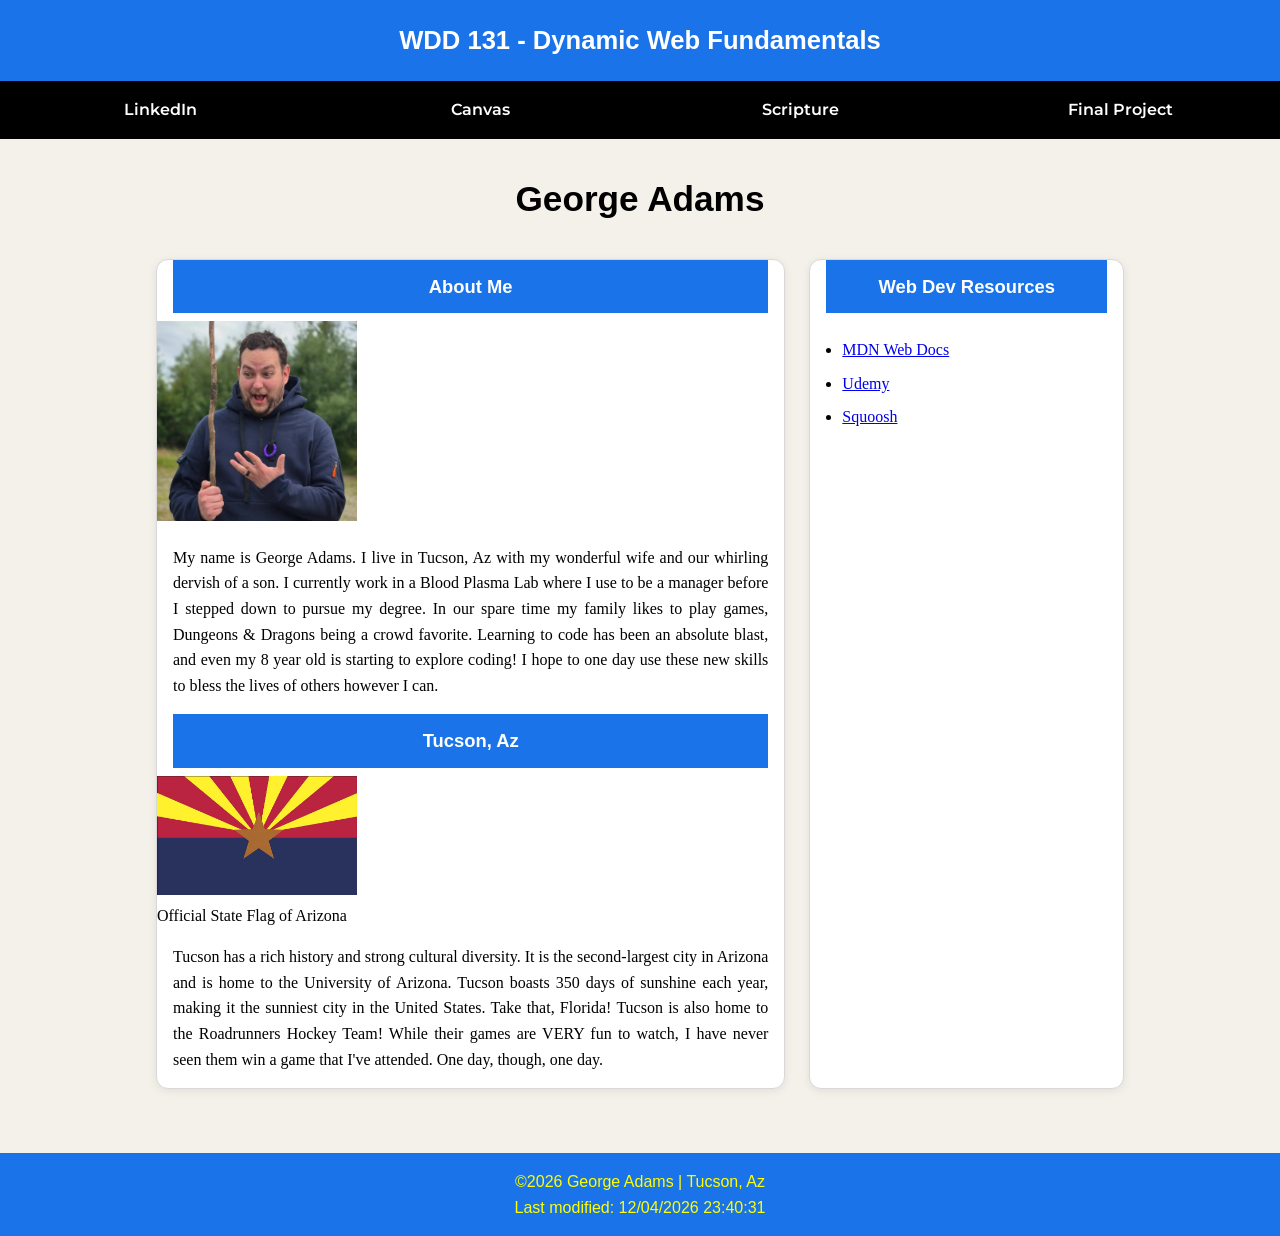
<file: index.html>
<!DOCTYPE html>
<html lang="en">

<head>
    <meta charset="UTF-8">
    <meta name="viewport" content="width=device-width, initial-scale=1.0">
    <meta name="author" content="George Adams">
    <meta name="description"
      content="This is the index page for work within the WDD 131 - Dynamic Web Fundamentals class through BYU. My name is George Adams.">
    <title>WDD 131 | Dynamic Web Fundamentals | George Adams</title>
    <link href="styles/base.css" rel="stylesheet">
    <script src="scripts/getdates.js" defer></script>
    <link rel="preconnect" href="https://fonts.googleapis.com">
    <link rel="preconnect" href="https://fonts.gstatic.com" crossorigin>
    <link
      href="https://fonts.googleapis.com/css2?family=Montserrat:wght@400;600;700&family=Lora:wght@400;700&display=swap"
      rel="stylesheet">
</head>

<body>
    <header>
        <span id="course-title">
            WDD 131 - Dynamic Web Fundamentals
        </span>
        <nav>
            <ul>
                <li><a href="https://www.linkedin.com">LinkedIn</a></li>
                <li><a href="https://byupw.instructure.com">Canvas</a></li>
                <li><a
                      href="https://www.churchofjesuschrist.org/study/scriptures/bofm/mosiah/3?lang=eng&id=p19#p19">Scripture</a>
                </li>
                <li><a href="#">Final Project</a></li>
            </ul>
        </nav>
    </header>
    <main>
        <h1>George Adams</h1>
        <section class="card">
            <h2>About Me</h2>
            <img src="images/profile-pic.jpg" alt="George Adams profile picture" width="200"
              loading="lazy">
            <p>My name is George Adams. I live in Tucson, Az with my wonderful wife and our whirling
                dervish of a son. I currently work in a Blood Plasma Lab where I use to be a manager
                before I stepped down to pursue my degree. In our spare time my family likes to play
                games, Dungeons & Dragons being a crowd favorite. Learning to code has been an
                absolute blast, and even my 8 year old is starting to explore coding! I hope to one
                day use these new skills to bless the lives of others however I can.</p>
            <h3>Tucson, Az</h3>
            <figure>
                <img src="images/arizona-state-flag.jpg" alt="Official State Flag of Arizona"
                  width="200" class="flag" loading="lazy">
                <figcaption>Official State Flag of Arizona</figcaption>

            </figure>
            <p>Tucson has a rich history and strong cultural diversity. It is the second-largest
                city in Arizona and is home to the University of Arizona. Tucson boasts 350 days
                of sunshine each year, making it the sunniest city in the United States. Take
                that, Florida! Tucson is also home to the Roadrunners Hockey Team! While their
                games are VERY fun to watch, I have never seen them win a game that I've
                attended. One day, though, one day. </p>
        </section>
        <section class="aside card">
            <h2>Web Dev Resources</h2>
            <ul>
                <li><a href="https://developer.mozilla.org/en-US/">MDN Web Docs</a></li>
                <li><a href="https://www.udemy.com/">Udemy</a></li>
                <li><a href="https://squoosh.app/">Squoosh</a></li>
            </ul>
        </section>
    </main>
    <footer>
        <p>
            &copy;<span id="currentyear"></span>
            George Adams | Tucson, Az
        </p>
        <p id="lastModified"></p>
    </footer>
</body>

</html>
</file>
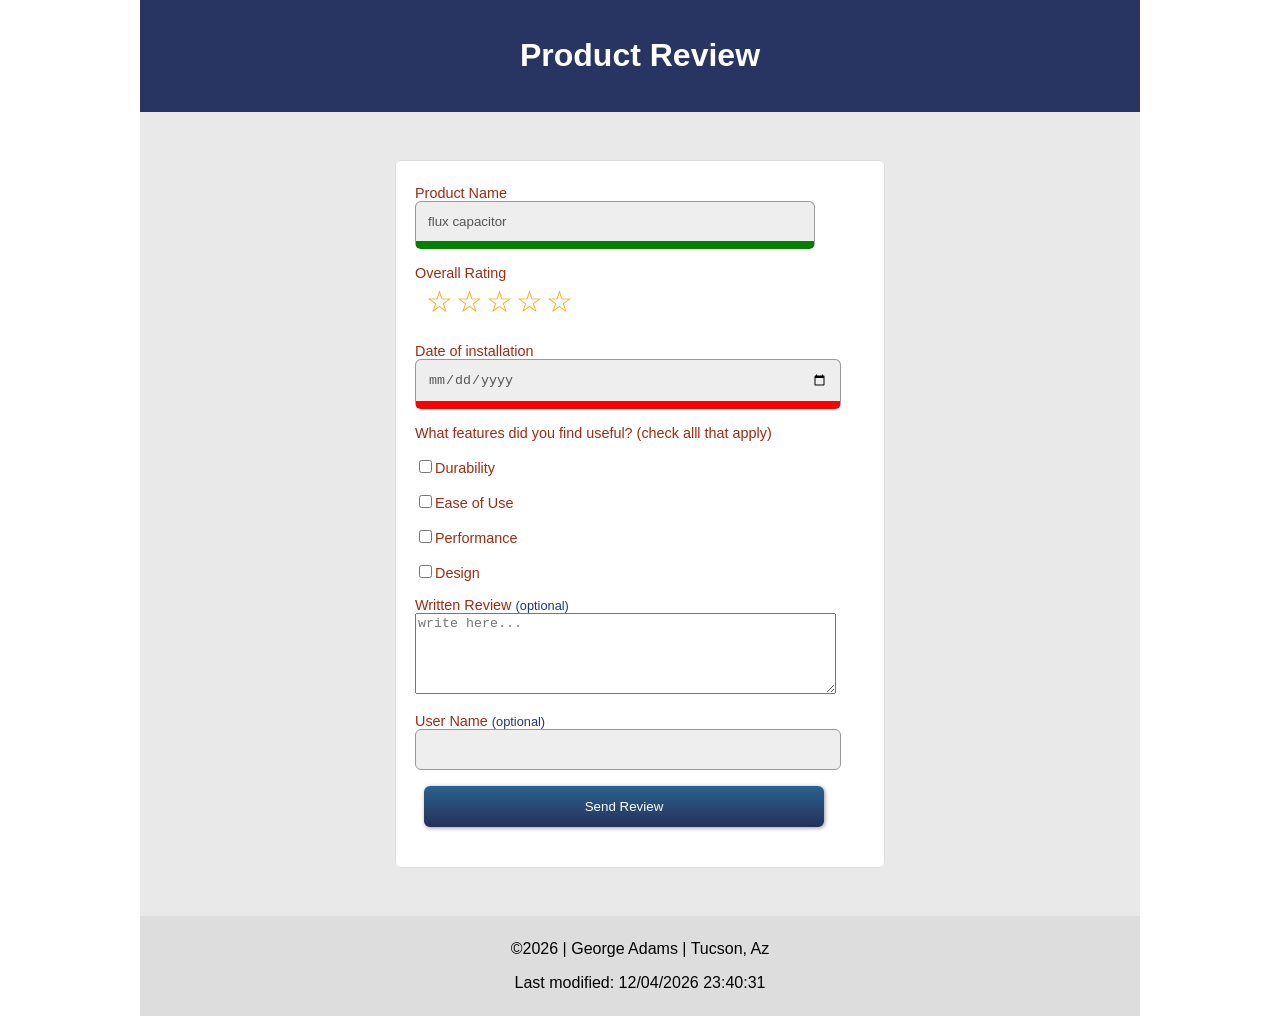
<file: form.html>
<!DOCTYPE html>
<html lang="en">

<head>
    <meta charset="UTF-8">
    <meta name="viewport" content="width=device-width, initial-scale=1.0">
    <title>Product Review</title>
    <meta name="description"
      content="A product review form page. Disabled Dropdown to choose a product, 1-5 Star Review options, Checkboxes to choose features, and a place to write a text entry.">
    <meta name="author" content="George Adams">
    <link rel="stylesheet" href="styles/form.css">
    <link rel="preconnect" href="https://fonts.googleapis.com">
    <link rel="preconnect" href="https://fonts.gstatic.com" crossorigin>
    <link
      href="https://fonts.googleapis.com/css2?family=Roboto:ital,wght@0,100;0,300;0,400;1,100;1,300;1,400&display=swap"
      rel="stylesheet">
    <script src="scripts/getdates.js" defer></script>
    <script src="scripts/form.js" defer></script>
</head>

<body>
    <header>
        <h1>Product Review</h1>
    </header>
    <main>
        <form action="review.html" method="get" class="wf">
            <fieldset>
                <label>Product Name
                    <select name="product" id="product" required>
                        <option value="" disabled>Select a product... </option>
                    </select>
                </label>
                <label>Overall Rating</label>
                <div class="star-rating">
                    <input type="radio" name="stars" id="star-a" value="5" required />
                    <label for="star-a"></label>
                    <input type="radio" name="stars" id="star-b" value="4" required />
                    <label for="star-b"></label>
                    <input type="radio" name="stars" id="star-c" value="3" required />
                    <label for="star-c"></label>
                    <input type="radio" name="stars" id="star-d" value="2" required />
                    <label for="star-d"></label>
                    <input type="radio" name="stars" id="star-e" value="1" required />
                    <label for="star-e"></label>
                </div>
                <label>Date of installation<input type="date" name="installation" id="installation"
                      required></label>
                <label>What features did you find useful? (check alll that apply)</label>
                <label><input type="checkbox" name="option1" id="option1"
                      value="durability">Durability</label>
                <label><input type="checkbox" name="option2" id="option2" value="easeofuse">Ease of
                    Use</label>
                <label><input type="checkbox" name="option3" id="option3"
                      value="performance">Performance</label>
                <label><input type="checkbox" name="option4" id="option4"
                      value="design">Design</label>
                <label>Written Review <span class="optional">(optional)</span><textarea
                      name="comment" id="comment" cols="50" rows="5"
                      placeholder="write here..."></textarea></label>
                <label>User Name <span class="optional">(optional)</span><input type="text"
                      name="name" id="name"></label>
                <input type="submit" value="Send Review">
            </fieldset>
        </form>
    </main>
    <footer>
        <p>&copy;<span id="currentyear"></span> | George Adams | Tucson, Az</p>
        <p id="lastModified"></p>
    </footer>
</body>

</html>
</file>
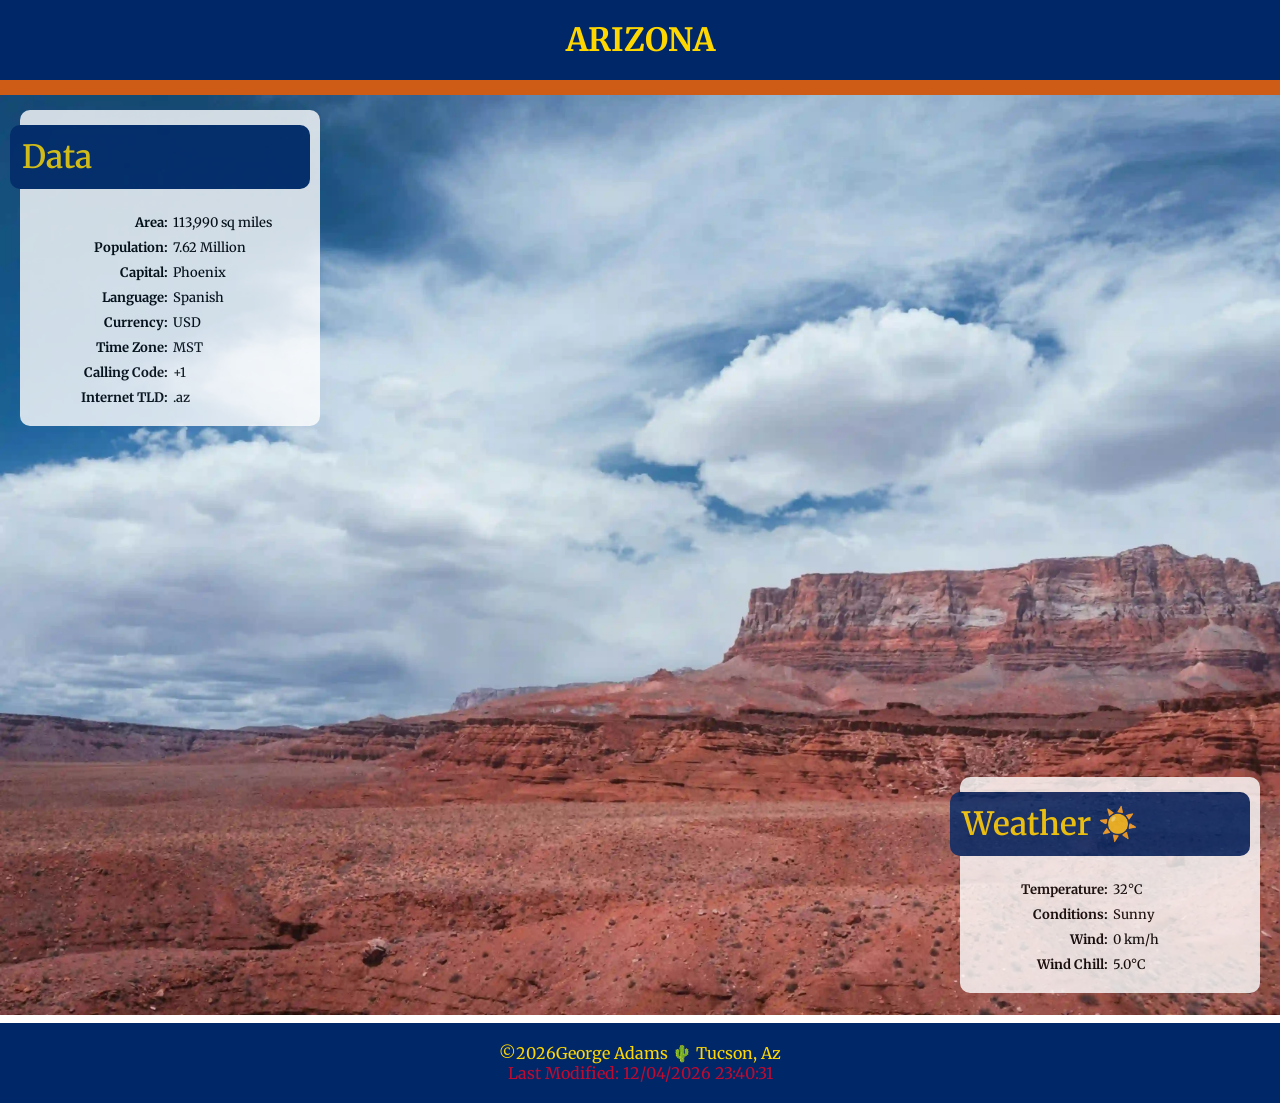
<file: place.html>
<!DOCTYPE html>
<html lang="en">

<head>
    <meta charset="UTF-8">
    <meta name="viewport" content="width=device-width, initial-scale=1.0">
    <title>ARIZONA</title>
    <meta name="author" content="George Adams">
    <meta name="description"
      content="Arizona - A responsive page showcasing Arizona's geography and weather.">
    <link rel="stylesheet" href="styles/place.css">
    <link rel="stylesheet" href="styles/place-large.css">
    <script src="scripts/place.js" defer></script>
    <link rel="preconnect" href="https://fonts.googleapis.com">
    <link rel="preconnect" href="https://fonts.gstatic.com" crossorigin>
    <link
      href="https://fonts.googleapis.com/css2?family=Merriweather:ital,opsz,wght@0,18..144,300..900;1,18..144,300..900&family=Tangerine:wght@400;700&display=swap"
      rel="stylesheet">
</head>

<body>
    <header>
        <h1>ARIZONA</h1>
    </header>
    <main>
        <div class="main-content">

            <div class="image">
                <picture>
                    <source srcset="images/hero-large.webp" media="(min-width: 1000px)">
                    <source srcset="images/hero-medium.webp" media="(min-width: 600px)">
                    <img src="images/hero-small.webp" alt="UTAH|Salt LAke City" width="600"
                      height="300">
                </picture>
            </div>
            <section class="data">
                <h2>Data</h2>
                <p><strong>Area:</strong> <span>113,990 sq miles</span></p>
                <p><strong>Population:</strong> <span>7.62 Million</span></p>
                <p><strong>Capital:</strong> <span>Phoenix</span></p>
                <p><strong>Language:</strong> <span>Spanish</span></p>
                <p><strong>Currency:</strong> <span>USD</span></p>
                <p><strong>Time Zone:</strong> <span>MST</span></p>
                <p><strong>Calling Code:</strong><span>+1</span></p>
                <p><strong>Internet TLD:</strong><span>.az</span></p>
            </section>

            <section class="weather">
                <h2>Weather</h2>
                <img id="weather" src="images/weather-icon.svg" alt="Weather image">
                <p><strong>Temperature: </strong><span>32°C </span></p>
                <p><strong>Conditions:</strong><span>Sunny</span> </p>
                <p><strong>Wind:</strong><span> 0 km/h</span></p>
                <p><strong>Wind Chill:</strong><span id="wind-chill"></span></p>
            </section>
        </div>
    </main>
    <footer>
        <p id="copyright">©️<span id="currentyear"></span>George Adams 🌵 Tucson, Az</p>
        <p id="lastmodified"></p>

    </footer>
</body>

</html>
</file>
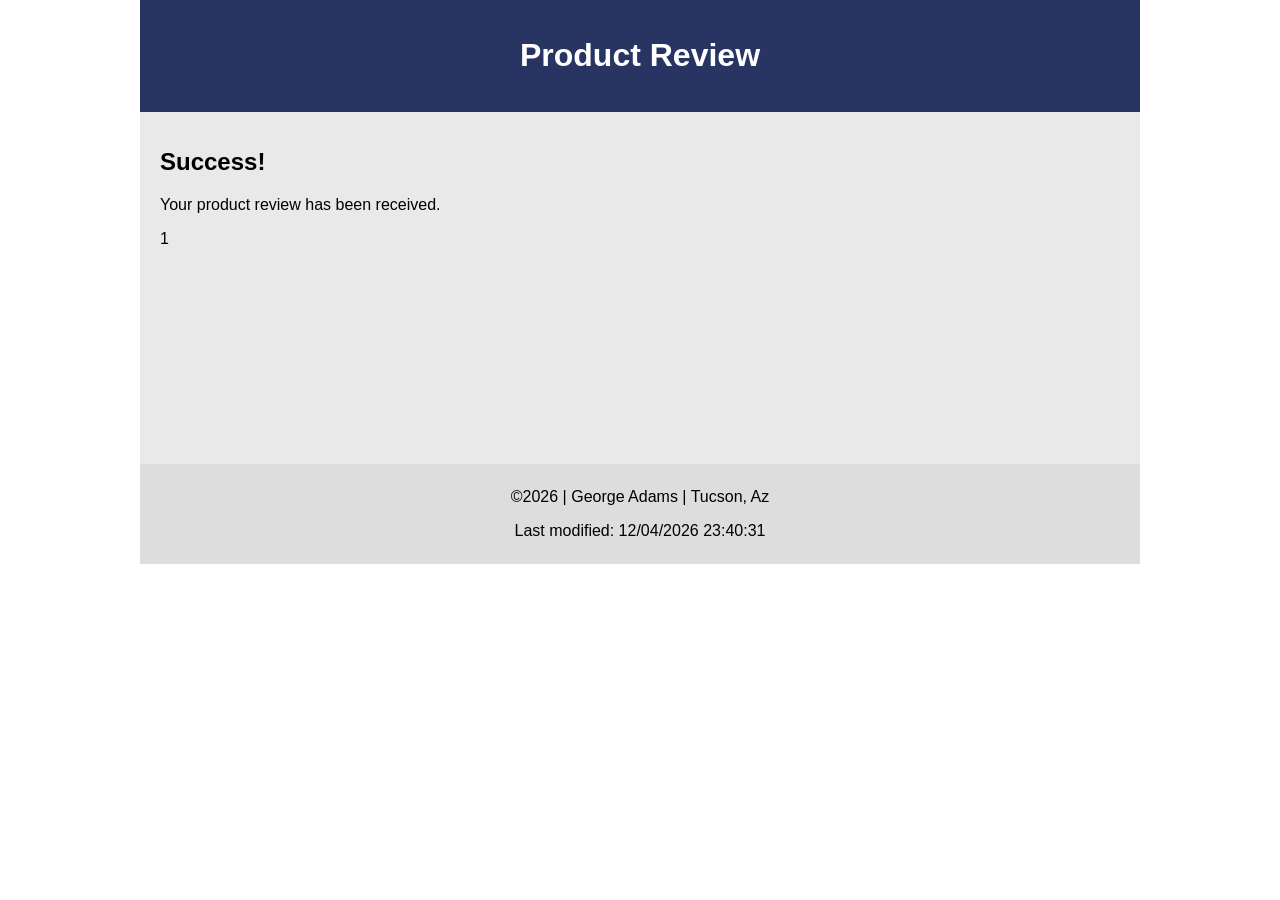
<file: review.html>
<!DOCTYPE html>
<html lang="en">

<head>
    <meta charset="UTF-8">
    <meta name="viewport" content="width=device-width, initial-scale=1.0">
    <title>Document</title>
    <meta name="description" content="A product review form page.">
    <meta name="author" content="George Adams">
    <link rel="stylesheet" href="styles/form.css">
    <link rel="preconnect" href="https://fonts.googleapis.com">
    <link rel="preconnect" href="https://fonts.gstatic.com" crossorigin>
    <link
      href="https://fonts.googleapis.com/css2?family=Roboto:ital,wght@0,100;0,300;0,400;1,100;1,300;1,400&display=swap"
      rel="stylesheet">
    <script src="scripts/getdates.js" defer></script>
    <script src="scripts/form.js" defer></script>
</head>

<body onload="tallyReviews()">
    <header>
        <h1>Product Review</h1>
    </header>
    <main>
        <section class="card">
            <h2>Success!</h2>
            <p>Your product review has been received.</p>
        </section>
        <p id="reviews"></p>
    </main>
    <footer>
        <p>&copy;<span id="currentyear"></span> | George Adams | Tucson, Az</p>
        <p id="lastModified"></p>
    </footer>
</body>

</html>
</file>
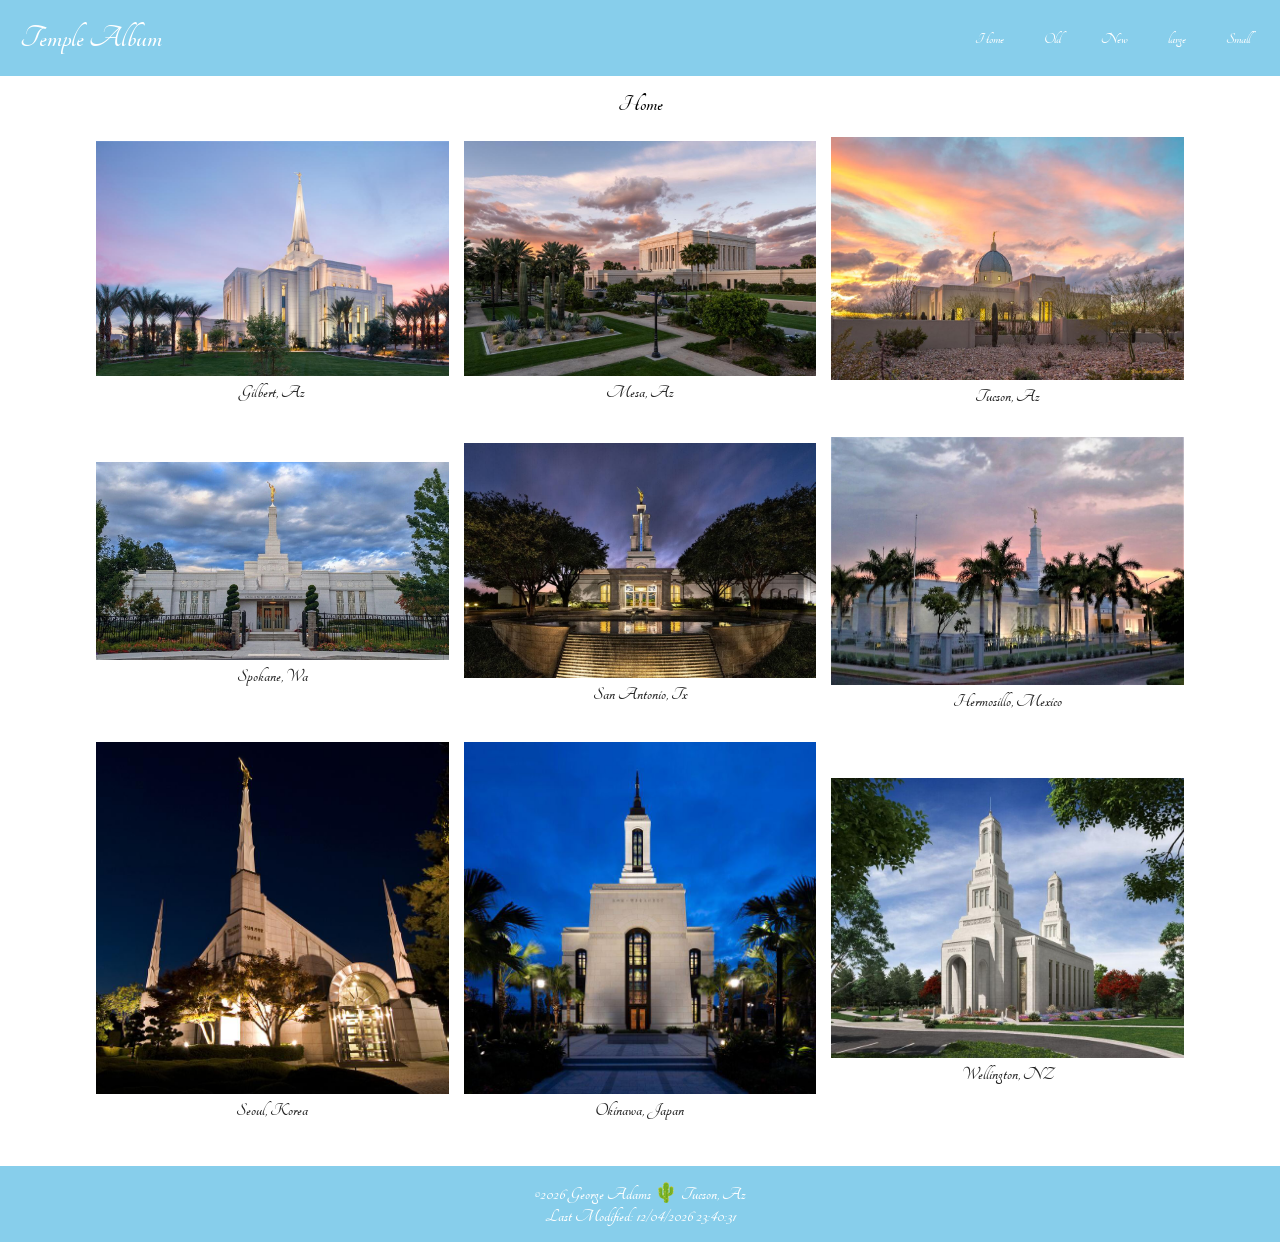
<file: temples.html>
<!DOCTYPE html>
<html lang="en">

<head>
    <meta charset="UTF-8">
    <meta name="viewport" content="width=device-width, initial-scale=1.0">
    <title>Temple Album</title>
    <meta name="author" content="George Adams">
    <meta name="description"
      content="A picture album page that is responsive in both small and larger views. ">
    <link rel="stylesheet" href="styles/temples.css">
    <link rel="stylesheet" href="styles/temples-large.css">
    <link rel="preconnect" href="https://fonts.googleapis.com">
    <link rel="preconnect" href="https://fonts.gstatic.com" crossorigin>
    <link href="https://fonts.googleapis.com/css2?family=Tangerine:wght@400;700&display=swap"
      rel="stylesheet">
    <script src="scripts/temples.js" defer></script>
</head>

<body>
    <header>

        <div class="nav-mobile">
            <span class="temple">Temple Album</span>
            <div class="hamburger">
                <div class="bars"></div>
            </div>
        </div>
        <nav class="nav-desktop">
            <span class="temple">Temple Album</span>
            <ul>
                <li><a href="#" class="active">Home</a></li>
                <li><a href="#">Old</a></li>
                <li><a href="#">New</a></li>
                <li><a href="#">large</a></li>
                <li><a href="#">Small</a></li>
            </ul>
        </nav>

        <ul class="nav-mobile-link">
            <li><a href="#" class="active">Home</a></li>
            <li><a href="#">Old</a></li>
            <li><a href="#">New</a></li>
            <li><a href="#">large</a></li>
            <li><a href="#">Small</a></li>
        </ul>

    </header>
    <main>
        <section>
            <h1>Home</h1>
            <div class="figure-content">

                <figure>
                    <img src="images/gilbert-arizona-temple.jpg" alt="Gilbert Arizona Temple">
                    <figcaption>Gilbert, Az</figcaption>
                </figure>

                <figure>
                    <img src="images/mesa-arizona-temple.jpg" alt="Mesa Arizona Temple">
                    <figcaption>Mesa, Az</figcaption>
                </figure>

                <figure>
                    <img src="images/tucson-arizona-temple.jpg" alt="Tucson Arizona Temple">
                    <figcaption>Tucson, Az</figcaption>
                </figure>

                <figure>
                    <img src="images/spokane-washington-temple.jpg" alt="Spokane Washington Temple">
                    <figcaption>Spokane, Wa</figcaption>
                </figure>

                <figure>
                    <img src="images/san-antonio-texas-temple.jpg" alt="San Antonio Texas Temple">
                    <figcaption>San Antonio, Tx</figcaption>
                </figure>

                <figure>
                    <img src="images/hermosillo-mexico-temple.jpg" alt="Hermosillo Sonora Temple">
                    <figcaption>Hermosillo, Mexico</figcaption>
                </figure>

                <figure>
                    <img src="images/seoul-korea-temple.jpg" alt="Seoul Korea Temple">
                    <figcaption>Seoul, Korea</figcaption>
                </figure>

                <figure>
                    <img src="images/okinawa-japan-temple.jpg" alt="Okinawa Japan Temple">
                    <figcaption>Okinawa, Japan</figcaption>
                </figure>

                <figure>
                    <img src="images/wellington-temple.jpg" alt="Wellington, New Zealand Temple">
                    <figcaption>Wellington, NZ</figcaption>
                </figure>
            </div>
        </section>

    </main>
    <footer>
        <p id="copyright">©️<span id="currentyear"></span> George Adams 🌵 Tucson, Az</p>
        <p id="lastmodified"></p>

    </footer>

</body>

</html>
</file>
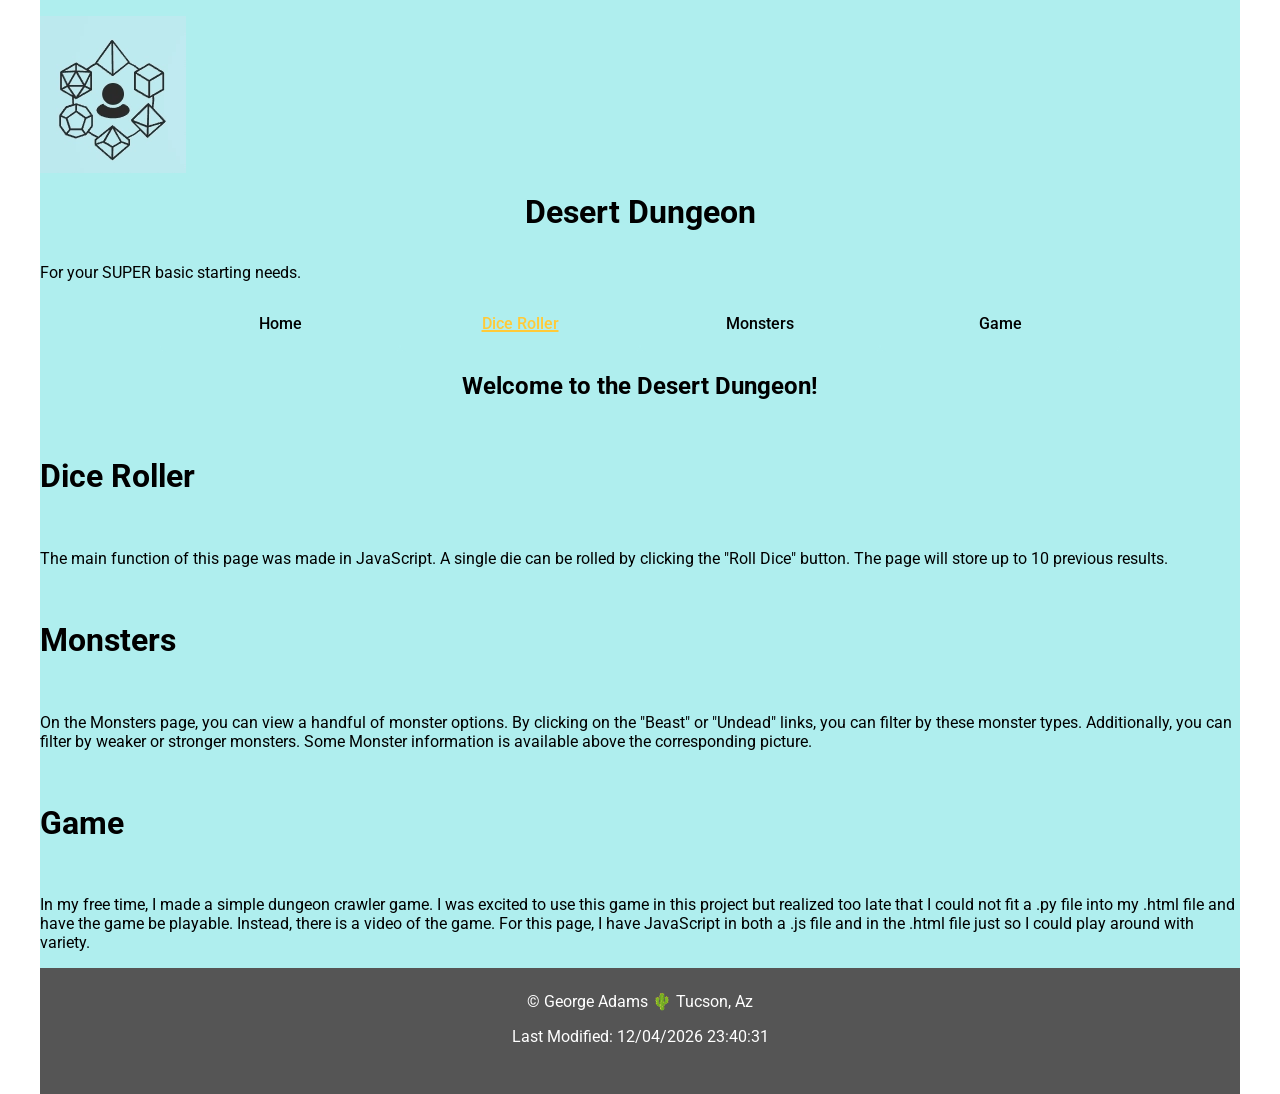
<file: project/dungeon.html>
<!DOCTYPE html>
<html lang="en-US">

<head>
  <meta charset="utf-8">
  <meta name="viewport" content="width=device-width,initial-scale=1.0">
  <meta name="author" content="George Adams">
  <title>Desert Dungeon — Home</title>
  <meta name="description" content="Desert Dungeon Home page. Roll Dice! Draw a card! Look at monsters! Play a little game!">
  <link rel="stylesheet" href="styles/monster-2.css">
  <link rel="stylesheet" href="styles/monster-2-large.css">
  <link rel="preconnect" href="https://fonts.googleapis.com">
  <link rel="preconnect" href="https://fonts.gstatic.com" crossorigin>
  <link
        href="https://fonts.googleapis.com/css2?family=Merriweather:ital,opsz,wght@0,18..144,300..900;1,18..144,300..900&family=Roboto:ital,wght@0,100..900;1,100..900&display=swap"
        rel="stylesheet">
  <script src="scripts/monster-2.js" defer></script>
</head>

<body>
  <!-- HEADER -->
  <header class="site-header">
    <div class="header-inner">
      <div class="logo">
        <img src="images/dd-logo.webp" alt="Desert Dungeon Logo">
        <h1>Desert Dungeon</h1>
        <p>For your SUPER basic starting needs.</p>
      </div>
        <nav class="main-nav" aria-label="Primary">
        <a class="nav-item" href="dungeon.html">Home</a>
        <a class="nav-item active" href="randomizer.html">Dice Roller</a>
        <a class="nav-item" href="monster-2.html">Monsters</a>
        <a class="nav-item" href="game.html">Game</a>
      </nav>
    </div>
  </header>

  <body>
    <main class="home">
      <h2>Welcome to the Desert Dungeon!</h2>
      <h1>Dice Roller</h1>
      <p>The main function of this page was made in JavaScript. A single die can be rolled by clicking the "Roll Dice" button. The page will store up to 10 previous results.</p>
      <h1>Monsters</h1>
      <p>On the Monsters page, you can view a handful of monster options. By clicking on the "Beast" or "Undead" links, you can filter by these monster types. Additionally, you can filter by weaker or stronger monsters. Some Monster information is available above the corresponding picture.</p>
      <h1>Game</h1>
      <p>In my free time, I made a simple dungeon crawler game. I was excited to use this game in this project but realized too late that I could not fit a .py file into my .html file and have the game be playable. Instead, there is a video of the game. For this page, I have JavaScript in both a .js file and in the .html file just so I could play around with variety.</p>
    </main>
  </body>

  <footer>
        <p id="copyright">©️<span id="currentyear"></span> George Adams 🌵 Tucson, Az</p>
        <p id="lastmodified"></p>
  </footer>
</body>
</html>
</file>
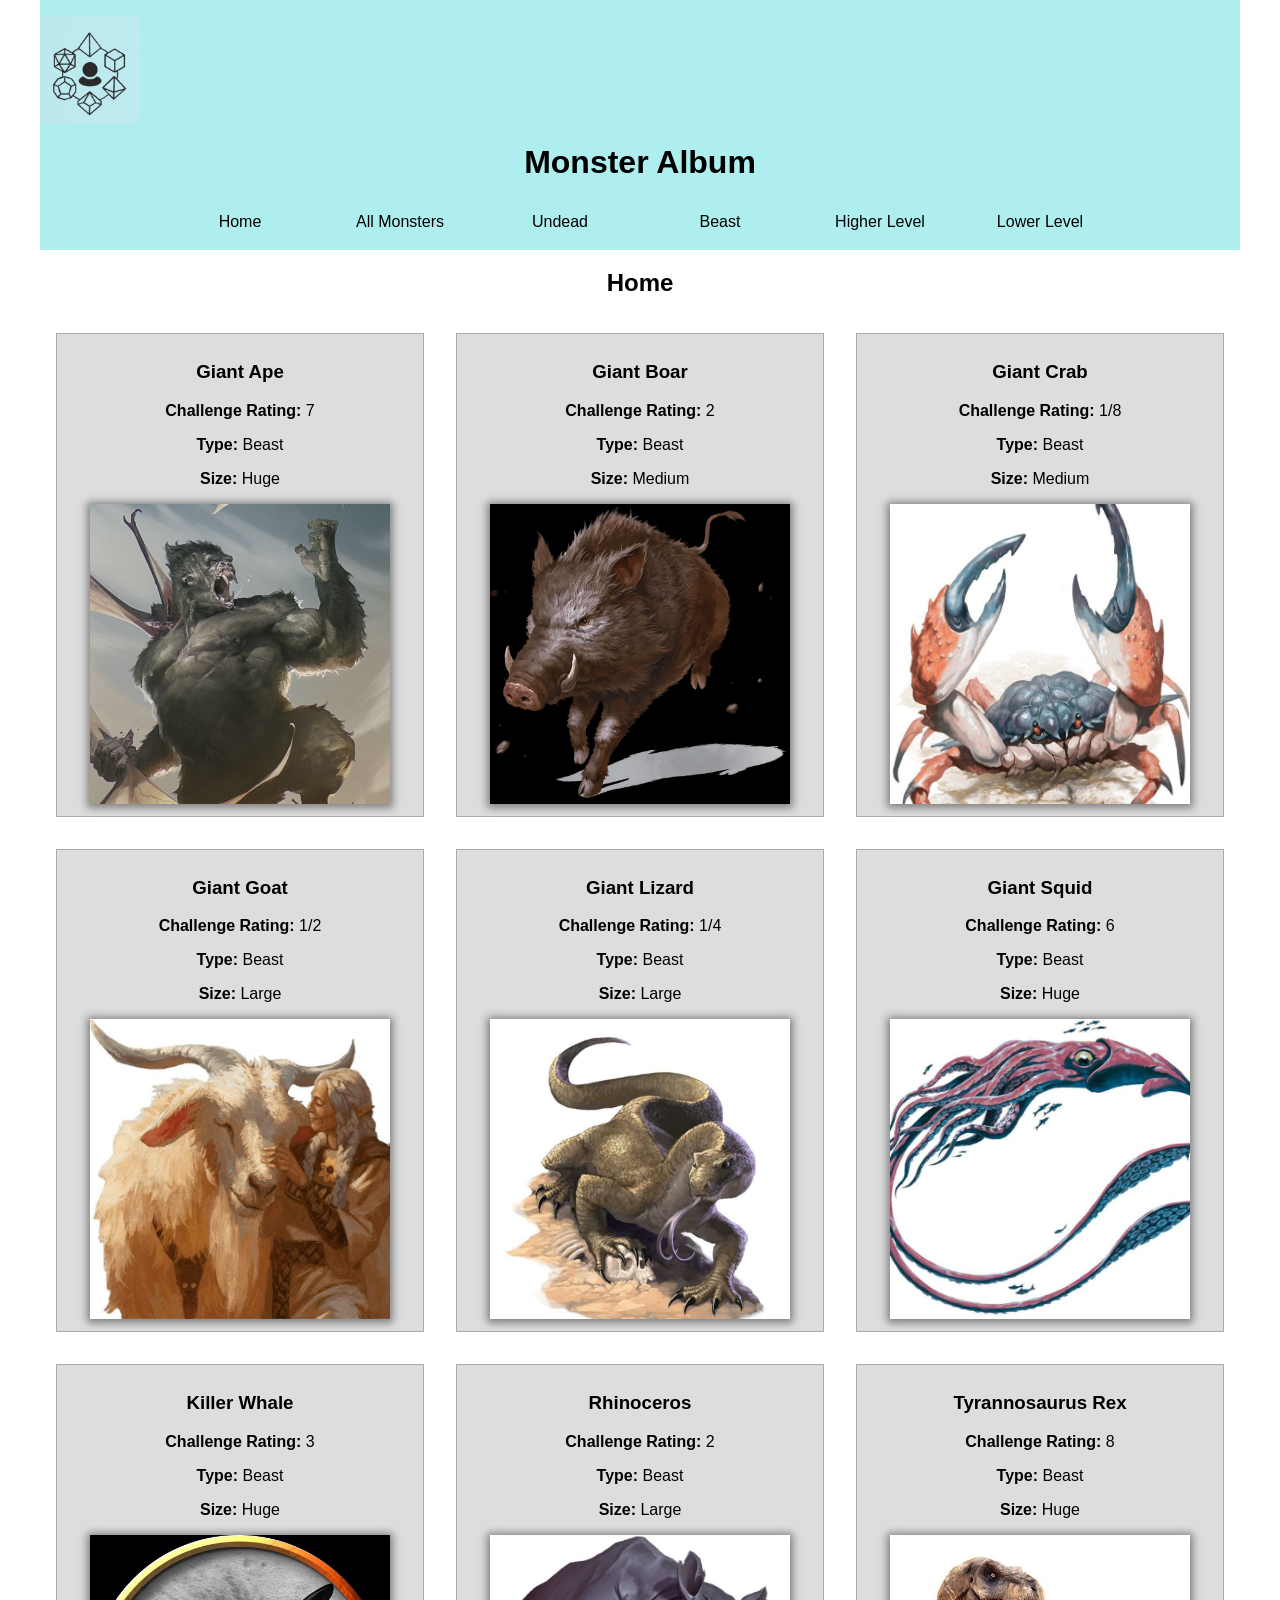
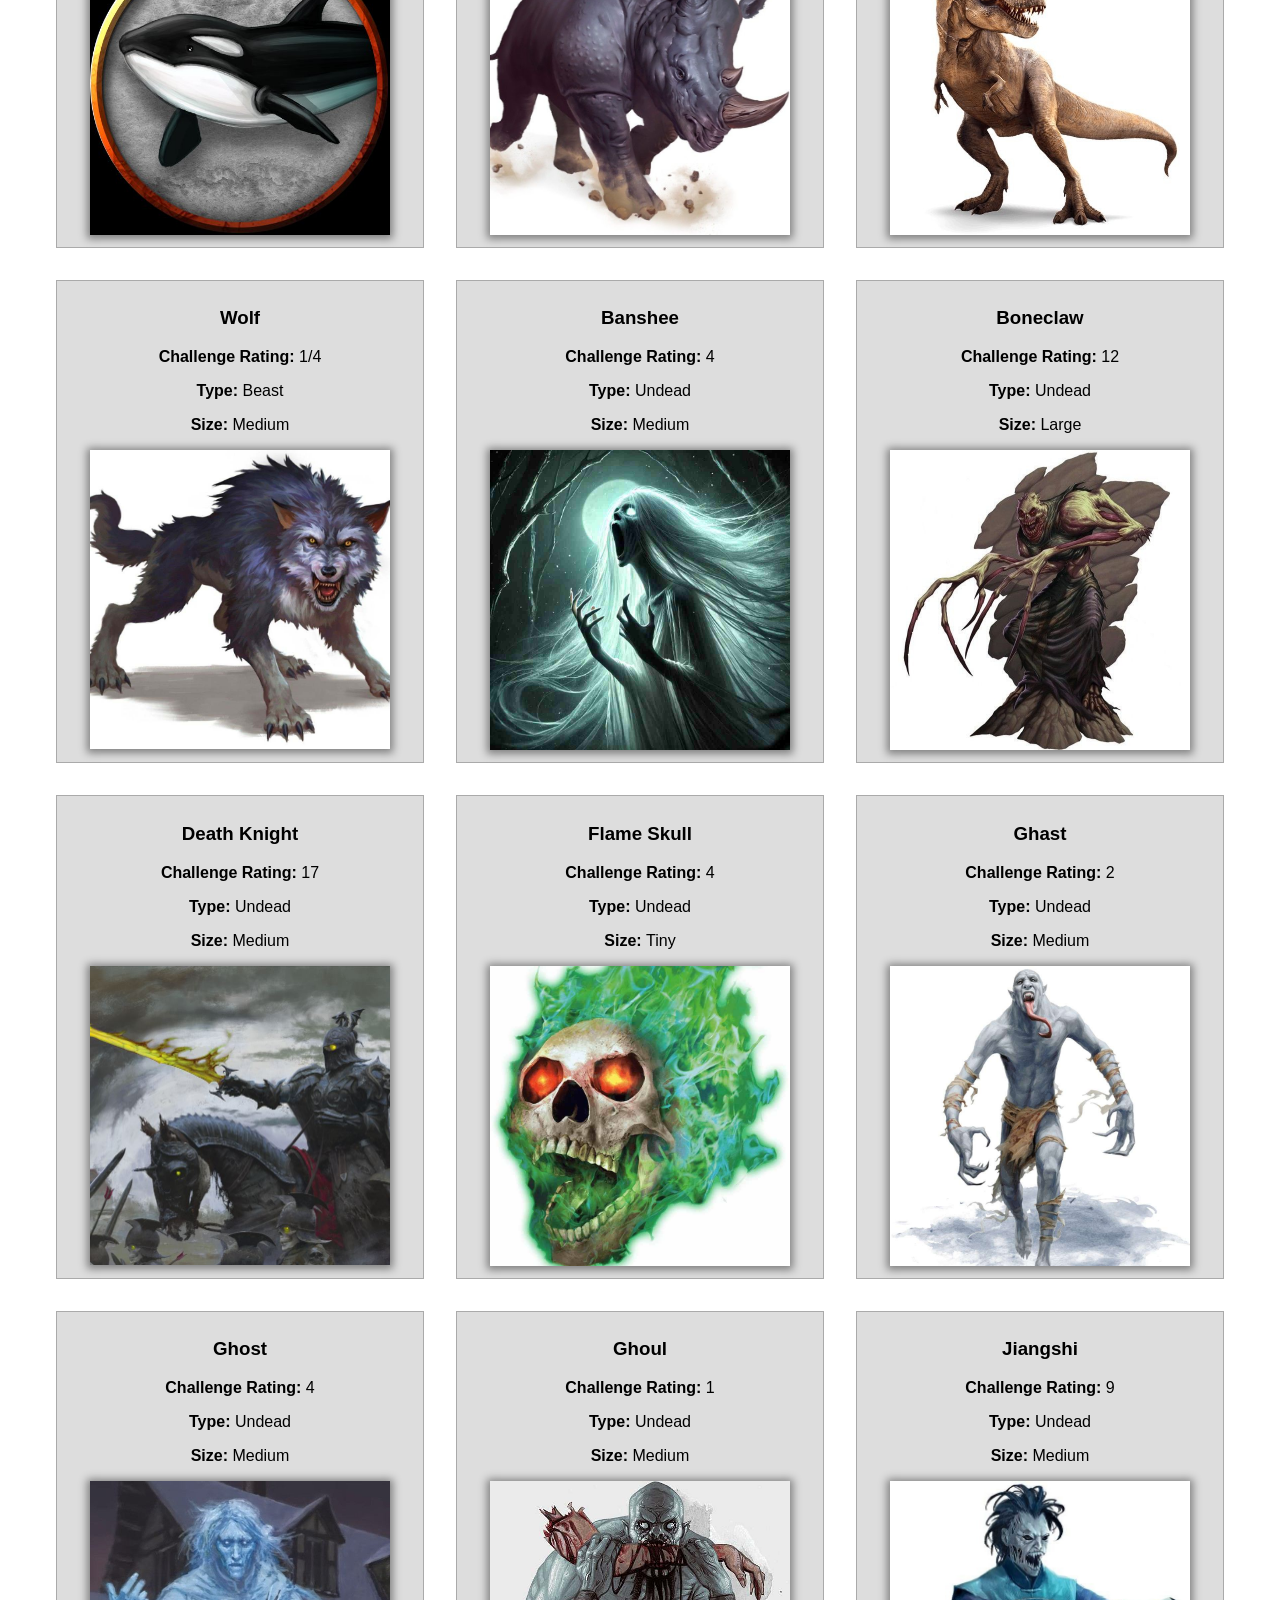
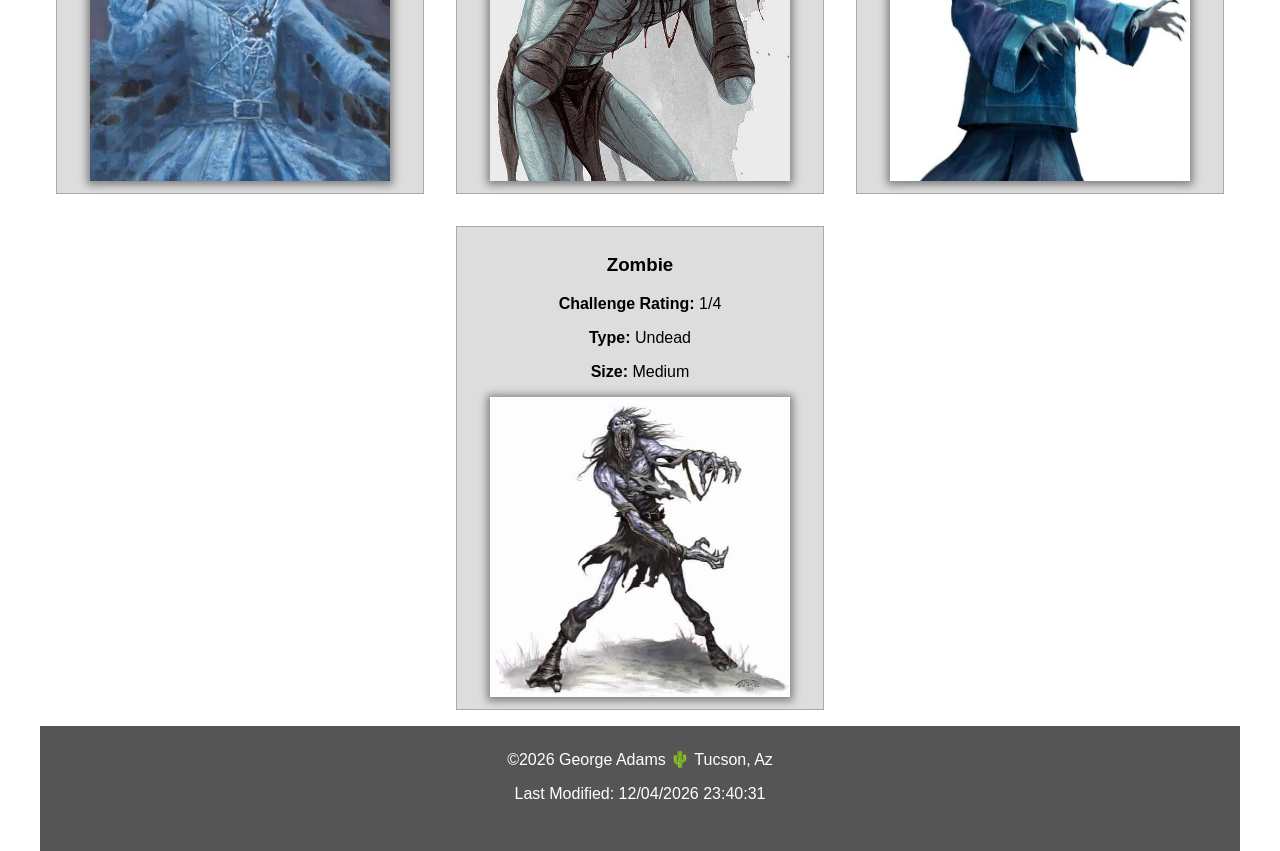
<file: project/monster-2.html>
<!DOCTYPE html>
<html lang="en">

<head>
    <meta charset="UTF-8">
    <meta name="viewport" content="width=device-width, initial-scale=1.0">
    <title>Monster Album</title>
    <meta name="author" content="George Adams">
    <meta name="description"
      content="A picture album page that is responsive in both small and larger views. ">
    <link rel="stylesheet" href="styles/monster-2.css">
    <link rel="stylesheet" href="styles/monster-2-large.css">
    <link rel="preconnect" href="https://fonts.googleapis.com">
    <link rel="preconnect" href="https://fonts.gstatic.com" crossorigin>
    <link href="https://fonts.googleapis.com/css2?family=Tangerine:wght@400;700&display=swap"
      rel="stylesheet">
    <script src="scripts/monster-2.js" defer></script>
</head>

<body>
    <header>
        <img src="images/dd-logo.webp" alt="Desert Dungeon Logo" width="100">
        <h1>Monster Album</h1>
        <nav>
            <a class="nav-item" href="dungeon.html">Home</a>
            <a href="#" id="all-temples">All Monsters</a>
            <a href="#" id="old-temples">Undead</a>
            <a href="#" id="new-temples">Beast</a>
            <a href="#" id="large-temples">Higher Level</a>
            <a href="#" id="small-temples">Lower Level</a>
        </nav>
        <button id="menu"></button>
    </header>
    <main>
        <h2 id="selection">Home</h2>
        <div id="gallery">

        </div>
    </main>
    <footer>
        <p id="copyright">©️<span id="currentyear"></span> George Adams 🌵 Tucson, Az</p>
        <p id="lastmodified"></p>

    </footer>

</body>

</html>
</file>
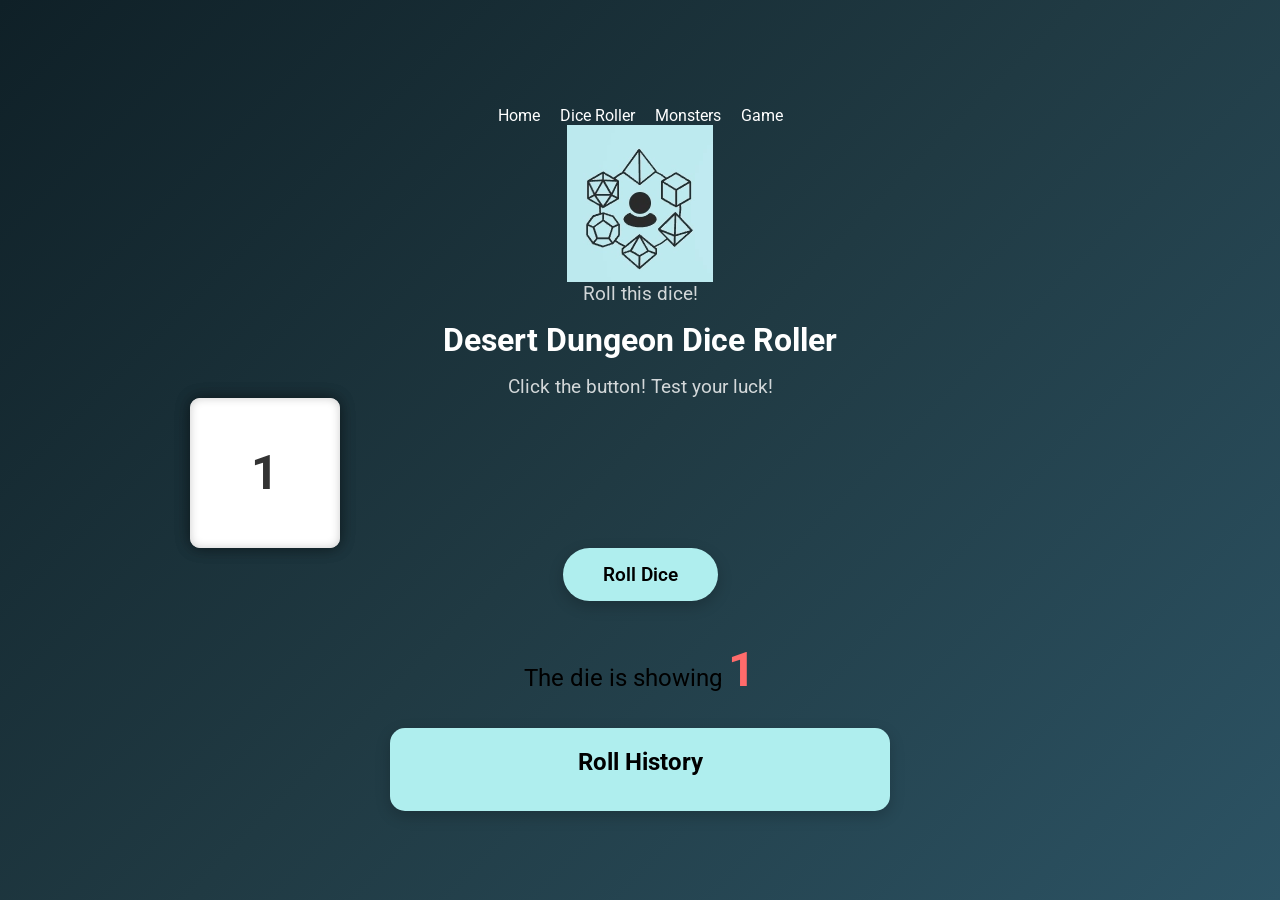
<file: project/randomizer.html>
<html lang="en-US">

<head>
  <meta charset="utf-8">
  <meta name="viewport" content="width=device-width,initial-scale=1.0">
  <meta name="author" content="George Adams">
  <title>Desert Dungeon — Dice Roller</title>
  <meta name="description" content="Desert Dungeon Dice Roller Page! Roll some dice!">
  <link rel="stylesheet" href="styles/randomizer.css">
  <link rel="preconnect" href="https://fonts.googleapis.com">
  <link rel="preconnect" href="https://fonts.gstatic.com" crossorigin>
  <link
        href="https://fonts.googleapis.com/css2?family=Merriweather:ital,opsz,wght@0,18..144,300..900;1,18..144,300..900&family=Roboto:ital,wght@0,100..900;1,100..900&display=swap"
        rel="stylesheet">
</head>

<body>
    <div class="container">
        <header>
            <nav class="main-nav" aria-label="Primary">
                <a class="nav-item" href="dungeon.html">Home</a>
                <a class="nav-item active" href="randomizer.html">Dice Roller</a>
                <a class="nav-item" href="monster-2.html">Monsters</a>
                <a class="nav-item" href="game.html">Game</a>
            </nav>
            <div class="logo">
                <img src="images/dd-logo.webp" alt="Desert Dungeon Logo">
                <p>Roll this dice!</p>
            </div>
            <h1><i class="fas fa-dice"></i> Desert Dungeon Dice Roller</h1>
            <p>Click the button! Test your luck!</p>
        </header>

        <div class="dice-conatainer">
            <div class="dice" id="dice">
                <!-- Dice faces will be inserted here -->
                <div class="dice-face face-1">1</div>
                <div class="dice-face face-2">2</div>
                <div class="dice-face face-3">3</div>
                <div class="dice-face face-4">4</div>
                <div class="dice-face face-5">5</div>
                <div class="dice-face face-6">6</div>
            </div>
        </div>

        <div class="controls">
            <button class="roll-btn" id="roll-btn">Roll Dice</button>
        </div>

        <div class="result" id="result">
            Roll to see the result!
        </div>

        <div class="history">
            <h2><i class="fas fa-history"></i> Roll History</h2>
            <ul id="history-list">
                <!-- History items will be inserted here -->
            </ul>
        </div>
    </div>
    <script>
        document.addEventListener("DOMContentLoaded", function () {
            const dice = document.getElementById("dice");
            const rollBtn = document.getElementById("roll-btn");
            const result = document.getElementById("result");
            const historyList = document.getElementById("history-list");

            let rollHistory = [];
            let rollCount = 0;

            // Function to roll the dice
            function rollDice() {
                // Add a little animation to the dice
                dice.classList.add("rolling");

                // Disable button while rolling
                rollBtn.disabled = true;

                //generate random number between 1 and 6
                const randomNumber = Math.floor(Math.random() * 6 + 1);

                // After animation completes
                setTimeout(() => {
                    // Remove rolling animation
                    dice.classList.remove("rolling");

                    // Set dice to show correct face
                    setDiceFace(randomNumber);

                    // Display result
                    result.innerHTML = `You rolled a <span style="color: #ff6b6b; font-weight: bold; font-size: 2rem">${randomNumber}</span>!`;

                    // Add to history
                    addToHistory(randomNumber);

                    // Re-enable button
                    rollBtn.disabled = false;
                }, 1000); // Match this duration to your CSS animation

            }

            // Function to set the dice face based on the rolled number
            function setDiceFace(number) {
                // Reset all faces
                dice.style.transform = "rotateX(0) rotateY(0)";

                switch (number) {
                    case 1:
                        dice.style.transform = "rotateX(0) rotateY(0)";
                        break;
                    case 2:
                        dice.style.transform = "rotateX(180deg) rotateY(0)";
                        break;
                    case 3:
                        dice.style.transform = "rotateX(0) rotateY(-90deg)";
                        break;
                    case 4:
                        dice.style.transform = "rotateX(0) rotateY(90deg)";
                        break;
                    case 5:
                        dice.style.transform = "rotateX(-90deg) rotateY(0)";
                        break;
                    case 6:
                        dice.style.transform = "rotateX(90deg) rotateY(0)";
                        break;
                }
            }

            // Function to add roll to history
            function addToHistory(number) {
                rollCount++;
                rollHistory.unshift({ roll: rollCount, value: number });

                // Update history list
                updateHistoryList();
            }

            // Function to update the history list
            function updateHistoryList() {
                historyList.innerHTML = "";

                // Add up to 10 recent rolls
                const recentRolls = rollHistory.slice(0, 10);
                recentRolls.forEach(item => {
                    const li = document.createElement("li");
                    li.innerHTML = `Roll ${item.roll}: <span style="color: #ff6b6b; font-weight: bold;">${item.value}</span>`;
                    historyList.appendChild(li);
                });
            }

            // Event Listener for roll button
            rollBtn.addEventListener("click", rollDice);

            // Initial dice face
            const initialNumber = Math.floor(Math.random() * 6 + 1);
            setDiceFace(initialNumber);
            result.innerHTML = `The die is showing <span style="color: #ff6b6b; font-weight: bold; font-size: 3rem">${initialNumber}</span>`;
        });
    </script>
</body>
</file>
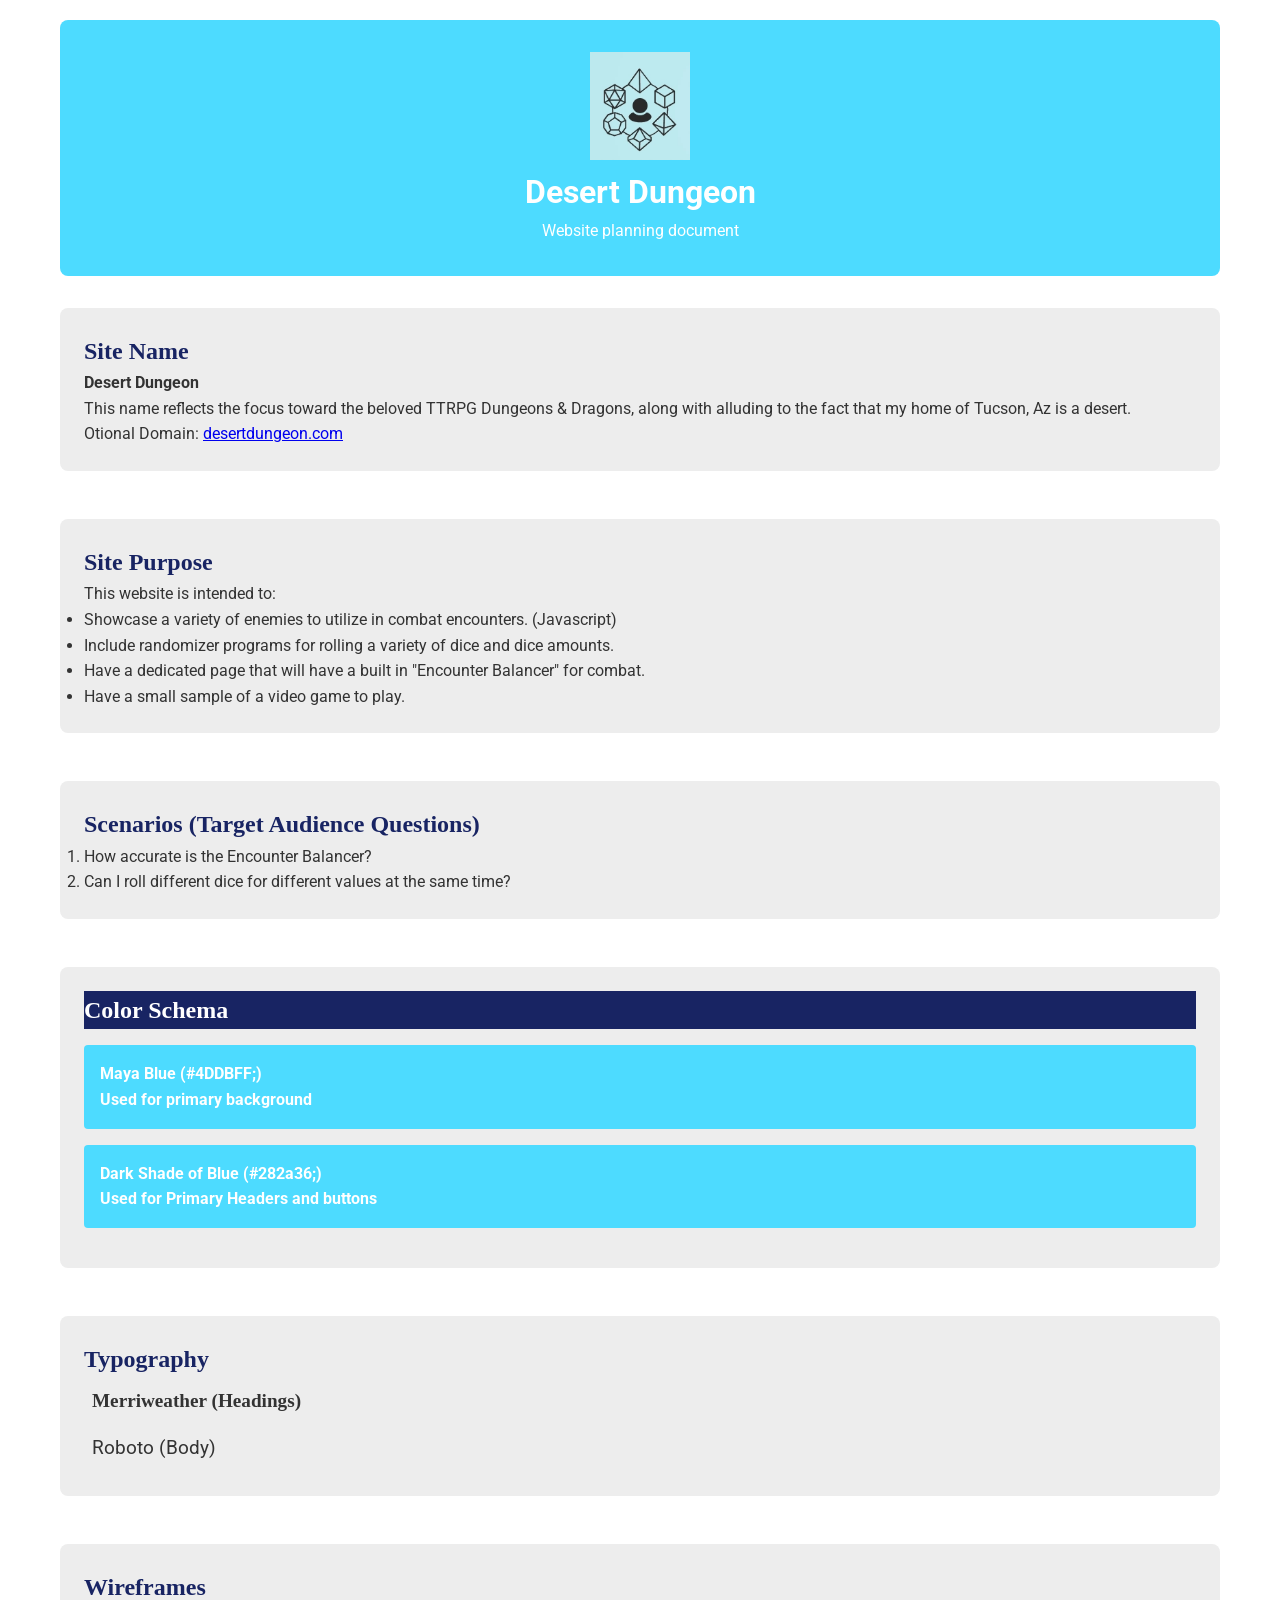
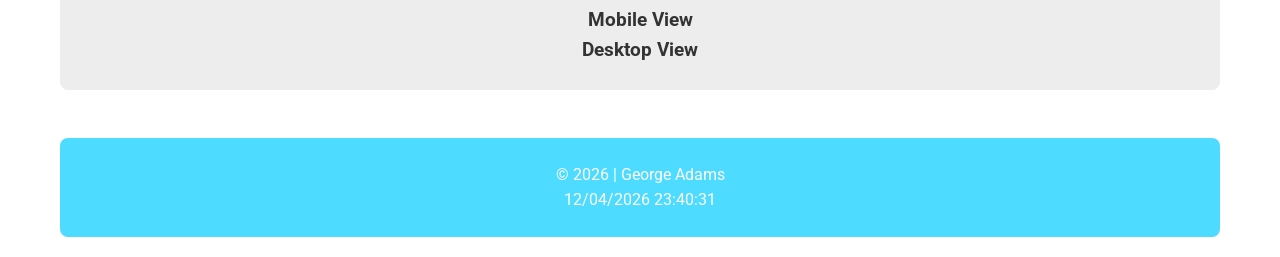
<file: project/siteplan.html>
<!DOCTYPE html>
<html lang="en">

<head>
    <meta charset="UTF-8">
    <meta name="viewport" content="width=device-width, initial-scale=1.0">
    <meta name="author" content="George Adams">
    <meta name="description"
      content="George Adams Essentials of Dungeons & Dragons page. Roll Dice! Draw a card! Look at monsters!">
    <meta name="keywords"
      content="dungeons and dragons, dice rolling, enemy option, encounter calculator">
    <title>Desert Dungeon - Site Plan</title>
    <link rel="stylesheet" href="styles/siteplan.css">
    <link rel="preconnect" href="https://fonts.googleapis.com">
    <link rel="preconnect" href="https://fonts.gstatic.com" crossorigin>
    <link
      href="https://fonts.googleapis.com/css2?family=Merriweather:ital,opsz,wght@0,18..144,300..900;1,18..144,300..900&family=Roboto:ital,wght@0,100..900;1,100..900&display=swap"
      rel="stylesheet">
</head>

<body>
    <header>
        <img src="images/dd-logo.webp" alt="Desert Dungeon Logo" width="100">
        <h1>Desert Dungeon</h1>
        <p>Website planning document</p>
    </header>

    <main>
        <section id="site-name">
            <h2>Site Name</h2>
            <p><strong>Desert Dungeon</strong></p>
            <p>This name reflects the focus toward the beloved TTRPG Dungeons & Dragons, along with
                alluding to the fact that my home of Tucson, Az is a desert.</p>
            <p>Otional Domain: <a href="#"> desertdungeon.com</a></p>
        </section>

        <section id="purpose">
            <h2>Site Purpose</h2>
            <p>This website is intended to:</p>
            <ul>
                <li>Showcase a variety of enemies to utilize in combat encounters. (Javascript)</li>
                <li>Include randomizer programs for rolling a variety of dice and dice amounts.</li>
                <li>Have a dedicated page that will have a built in "Encounter Balancer" for combat.
                </li>
                <li>Have a small sample of a video game to play.</li>
            </ul>
        </section>

        <section id="scenarios">
            <h2>Scenarios (Target Audience Questions)</h2>
            <ol>
                <li>How accurate is the Encounter Balancer?</li>
                <li>Can I roll different dice for different values at the same time?</li>
            </ol>
        </section>

        <section id="colors" class="colors">
            <h2>Color Schema</h2>
            <div class="color-swatch">
                <p>Maya Blue (#4DDBFF;)</p>
                <p>Used for primary background</p>
            </div>
            <div class="color-swatch">
                <p>
                    Dark Shade of Blue (#282a36;)
                </p>
                <p>
                    Used for Primary Headers and buttons
                </p>
            </div>
        </section>

        <section id="typography">
            <h2>Typography</h2>
            <p class="font-sample heading-font">Merriweather (Headings)</p>
            <p class="font-sample body-font">Roboto (Body)</p>
        </section>

        <section id="wireframe">
            <h2>Wireframes</h2>
            <div class="wireframe-container">
                <h3>Mobile View</h3>
                <h3>Desktop View</h3>
            </div>
        </section>

    </main>

    <footer>
        <p>&copy; <span id="currentyear"></span> | George Adams</p>
        <p id="lastmodified"></p>
    </footer>

    <script>
        document.getElementById('currentyear').textContent = new Date().getFullYear();
        document.getElementById('lastmodified').textContent = document.lastModified;
    </script>
</body>


</html>
</file>
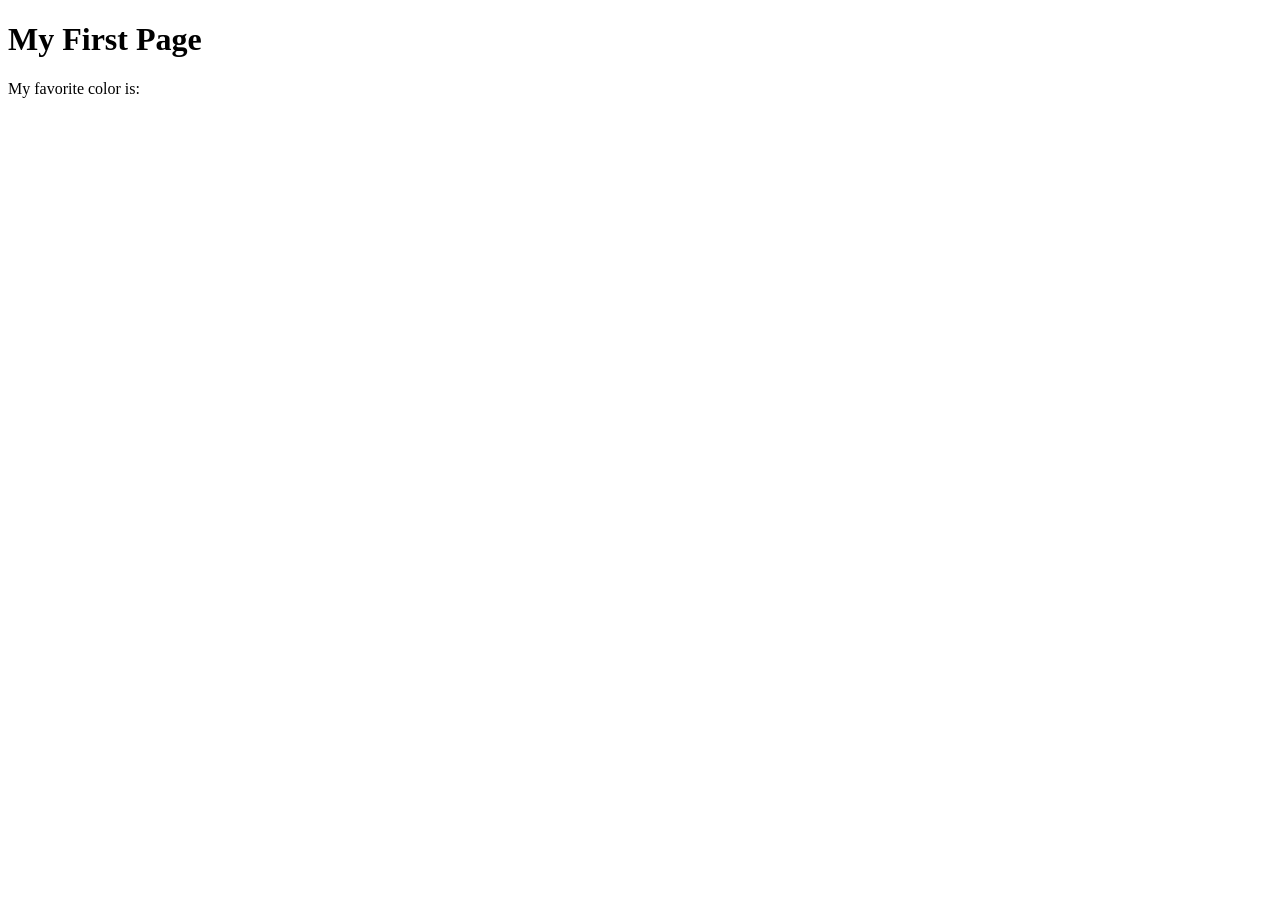
<file: week01/first-page.html>
<!DOCTYPE html>
<html lang="en">
<head>
    <meta charset="UTF-8">
    <meta name="viewport" content="width=device-width, initial-scale=1.0">
    <title>My First Page</title>
</head>
<body>
    <h1>My First Page</h1>
    <p>My favorite color is: </p>
</body>
</html>
</file>
<file: styles/base.css>
* {
    box-sizing: border-box;
    margin: 0;
    padding: 0;
}

body {
    font-family: serif;
    background-color: #f4f1ea;
    color: black;
    line-height: 1.6;
}

header {
    font-family: sans-serif;
}

header span {
    background-color: #1A73E8;
    color: white;
    display: block;
    text-align: center;
    font-family: sans-serif;
    font-size: 1.6rem;
    font-weight: 700;
    padding: 1.25rem;
}

nav {
    background-color: black;
}

nav ul {
    list-style: none;
    display: flex;
    justify-content: space-around;
    align-items: center;
}

nav li {
    flex: 1;
    text-align: center;
}

nav a {
    display: block;
    padding: 1rem;
    color: white;
    text-decoration: none;
    font-family: 'Montserrat', sans-serif;
    font-weight: 600;
    transition: background-color 0.3s ease, color 0.3s ease;
}

nav a:hover {
    background-color: #55828b;
    color: #f9f9f9;
}

main {
    max-width: 1000px;
    margin: 0 auto;
    padding: 2rem 1rem;
    display: grid;
    grid-template-columns: 2fr 1fr;
    gap: 1.5rem;
}

main h1 {
    grid-column: 1 / 3;
    text-align: center;
    font-family: sans-serif;
    font-size: 2.2rem;
    margin-bottom: 0.5rem;
    color: black;
}

/* Class Selectors */
.card {
    background-color: white;
    border: 1px solid #d8d8d8;
    border-radius: 12px;
    overflow: hidden;
    box-shadow: 0 2px 8px rgba(0, 0, 0, 0.08);
}

.card h2,
.card h3 {
    background-color: #1A73E8;
    color: white;
    text-align: center;
    padding: 0.75rem;
    font-family: sans-serif;
    font-size: 1.15rem;
    margin: 0rem 1rem 0.5rem;
}

.card p {
    padding: 1rem;
    text-align: justify;
}

.card ul {
    padding: 1rem 2rem;
    list-style: disc;
}

.card li {
    margin-bottom: 0.5rem;
}

footer {
    background-color: #1A73E8;
    color: yellow;
    text-align: center;
    padding: 1rem;
    margin-top: 2rem;
    font-family: sans-serif;
}

/* Images */
.right-img {
    float: right;
    width: 175px;
    margin-left: 1rem;
    border-radius: 10px;
}

.left-img {
    float: left;
    width: 175px;
    margin-right: 1rem;
    border-radius: 10px;
}
</file>
<file: styles/form.css>
/* :root {

} */

body {
    font-size: 16px;
    font-family: Verdana, sans-serif;
    max-width: 1000px;
    margin: auto;
}

header {
    background-color: #283562;
    padding: 1rem;
    text-align: center;
}

h1 {
    color: #fff;
}

main {
    padding: 1rem 2%;
    min-height: 20rem;
    background-color: #e9e9e9;
}

footer {
    background-color: #ddd;
    padding: .5rem 2%;
    text-align: center;
}

/* ========== FORM STYLING ========== */

.wf fieldset {
    margin: 2rem auto;
    border: 1px solid #ddd;
    border-radius: 6px;
    padding: .5rem 2%;
    max-width: 450px;
    background-color: #fff;
}

.wf label:not(.star-rating label) {
    display: block;
    padding-top: 1rem;
    color: #9c2c13;
    font-size: .9rem;
}

.wf input[type="text"],
.wf input[type="date"],
.wf select {
    background-color: #eee;
    display: block;
    border: 1px solid #999;
    border-radius: 6px;
    padding: .75rem;
    color: #555;
    width: 100%;
    max-width: 400px;
    appearance: none;
}

.wf input[type="submit"] {
    border: none;
    background-image: linear-gradient(#2b6391, #253059);
    color: #fff;
    border-radius: 6px;
    padding: .8rem;
    width: 96%;
    max-width: 400px;
    margin: 1rem 2% 2rem 2%;
    box-shadow: 1px 1px 4px #999;
}

.wf input[type="submit"]:hover {
    text-shadow: 1px 1px 1rem #eee;
}

.wf input[type="submit"]:active {
    background-image: linear-gradient(#253059, #2b6391);
}

.wf input:required,
select:required {
    border-bottom: solid 8px red;
}

.wf input:required:valid,
select:required:valid {
    border-bottom: solid 8px green;
}

.optional {
    font-size: .8rem;
    color: #1e357e;
}

/* ========== STARS STYLING ========== */

/* use reverse flexbox to take advantage of flex-direction: reverse */
.star-rating {
    display: flex;
    width: 160px;
    flex-direction: row-reverse;
    margin: .5rem auto;
    position: relative;
    right: 9rem;
}

/* hide the inputs */
.star-rating input {
    display: none;
}

/* set properties of all labels */
.star-rating > label {
    width: 30px;
    height: 30px;
    font-size: 30px;
    transition: 0.2s ease;
    color: orange;
}

/* give label a hover state */
.star-rating label:hover {
    color: #ff69b4;
    transition: 0.2s ease;
}

/* .star-rating label:active::before {
    transform:scale(1.1);
  } */

/* set shape of unselected label */
.star-rating label::before {
    content: '\2606';
    position: absolute;
    top: 0px;
    line-height: 26px;
}

/* set full star shape for checked label and those that come after it */
.star-rating input:checked ~ label:before {
    content: '\2605';
}

/* @-moz-document url-prefix() {
    .star-rating input:checked ~ label:before {
    font-size: 36px;
    line-height: 21px;
    }
  } */

@media (max-width: 600px) {
    .confirmation .card {
        padding: 1rem;
    }

    h1 {
        font-size: 1.2rem;
    }

    .form-group label,
    legend,
    .confirmation .card h2 {
        font-size: 1rem;
    }

    button {
        font-size: .8rem;
        max-width: 80px;
        padding: .55rem .75rem;
    }

    .confirmation .card p,
    .confirmation .card a {
        font-size: .9rem;
    }

    footer {
        font-size: .85rem;
    }
}
</file>
<file: styles/place.css>
* {
    padding: 0;
    margin: 0;
    box-sizing: border-box;
}

:root {
    --primary-color: #FFD700;
    --secondary-color: #000000;
    --tertiary-color: #bf0a30;
    --accent1-color: #002868;
    --accent2-color: #ce5c17;
    --body-font: "Merriweather", sans-serif;
}

body {
    font-family: var(--body-font);
}

header,
footer {
    background-color: var(--accent1-color);
    color: var(--primary-color);
}

.image {
    background-color: var(--accent1-color);
    padding-bottom: 4px;
}

picture img {
    padding-top: 15px;
    width: 100%;
    height: auto;
    background-color: var(--accent2-color);
}

header {
    padding: 20px 0;
    text-align: center;
    font-weight: 400;
}

.data,
.weather {
    text-align: center;
    padding: 16px;

}

.data h2,
.weather h2 {
    font-size: xx-large;
    font-weight: 600;
    padding: 20px;
}

.data p,
.weather p {
    display: grid;
    grid-template-columns: repeat(2, 1fr);
    justify-content: center;
    justify-items: end;
    gap: 5px;
    padding: 6px;
}

.data p span,
.weather p span {
    justify-self: start;
}

#weather {
    width: 70px;
    height: 70px;
    margin: 10px 0 30px 0;
}

footer {
    text-align: center;
    padding: 20px;
}

#lastmodified {
    color: var(--tertiary-color);
}
</file>
<file: styles/place-large.css>
@media screen and (min-width: 700px) {
    :root {
        --accent3-color: #ffffff;
    }

    .main-content {
        position: relative;
    }

    .image {
        background-color: transparent;
    }

    .data,
    .weather {
        width: 300px;
        background-color: var(--accent3-color);
        color: var(--secondary-color);
        font-weight: 500;
        opacity: 0.8;
        padding-top: 100px !important;
        border-radius: 10px;
    }

    .data h2,
    .weather h2 {
        background-color: var(--accent1-color);
        color: var(--primary-color);
        padding: 12px;
        text-align: left;
        position: absolute;
        width: 100%;
        top: 15px;
        left: -10px;
        border-radius: 10px;
    }

    .data p,
    .weather p {
        padding: 4px;
        font-size: small;
    }

    .data {
        text-align: right;
        position: absolute;
        top: 30px;
        left: 20px;
    }

    .weather {
        position: absolute;
        bottom: 30px;
        right: 20px;
    }

    .weather h2::after {
        content: " ☀️";
    }

    #weather {
        display: none;
    }

}
</file>
<file: styles/temples.css>
* {
    margin: 0;
    padding: 0;
    box-sizing: border-box;
}

body {
    font-family: "Tangerine", sans-serif;
    font-weight: 600;
}

.nav-mobile,
.nav-desktop,
footer {
    color: #fff;
    background-color: #87CEEB;
}

.temple {
    display: inline-block;
    font-size: xx-large;
    font-weight: 900;
}

.nav-mobile-link a {
    display: block;
    padding: 10px;
    color: #fff;
    font-weight: 500;
    text-decoration: none;
}

.nav-mobile-link {
    background-color: #333;
    color: #fff;
    position: absolute;
    text-align: center;
    width: 100%;
    top: -100%;
}

.showmobilemenu {
    top: 68px;
}

.nav-mobile-link a:hover {
    background-color: #87CEEB;
}

/* .active::before{
    content: "🏡";
} */

/* Animated Hamburger menu starts here */

.hamburger {
    width: 45px;
    height: 45px;
    background: #F08080;
    border-radius: 30%;
    display: flex;
    align-items: center;
    justify-content: center;
    cursor: pointer;
    transition: all 0.4s ease;
    /* transform: translateY(-20px); */

}

/* .hamburger:hover {
    transform: translateY(0);
} */

.bars {
    background: #fff;
    height: 3px;
    width: 60%;
    position: relative;
    display: flex;
    justify-content: center;
    transition: all 0.4s ease;

}

.bars::before {
    content: "";
    width: 100%;
    height: 3px;
    background: #fff;
    position: absolute;
    transform: translateY(-8px);

}

.bars::after {
    content: "";
    width: 100%;
    height: 3px;
    background: #fff;
    position: absolute;
    transform: translateY(8px);
}

.crossburger {
    background: #222;
}

.crossburger .bars {
    background: transparent;
    transform: rotate(180deg);
}

.crossburger .bars::before {
    transform: translateY(0px) rotate(45deg);
}

.crossburger .bars::after {
    transform: translateY(0px) rotate(-45deg);

}

/* Animated Hamburger menu ends here */

nav ul {
    display: flex;
    flex-direction: column;
    align-items: center;
    justify-content: space-around;
    list-style-type: none;
}

nav a {
    padding: 8px 10px;
    text-align: center;
    text-decoration: none;
    color: #fff;
}

nav a:hover {
    border: 1px solid rgb(0 0 0/0.2);
    border-radius: 15px;
    background-color: #fff;
    color: #87CEEB;
}

.figure-content {
    display: grid;
    align-items: center;
    grid-template-columns: 1fr;
    padding: 20px 0 30px 0;
}

section h1 {
    text-align: center;
    padding-top: 15px;
}

.figure-content img {
    width: 100%;
    height: auto;
}

figcaption {
    font-size: larger;
    text-align: center;
    color: #222;
    padding-bottom: 15px;
}

footer {
    text-align: center;
    padding: 15px;
    font-size: larger;
}
</file>
<file: styles/temples-large.css>
@media screen and (max-width:600px) {
    .nav-mobile {
        display: flex;
        justify-content: space-between;
        align-items: center;
        padding: 10px;
    }

    main {
        width: 90%;
        margin: 0 auto;
    }

    .nav-desktop {
        display: none;
    }

}

@media screen and (min-width: 600px) {

    main {
        width: 85%;
        margin: 0 auto;
    }

    nav ul {
        flex-direction: row;
        gap: 20px;
    }

    .nav-desktop {
        display: flex;
        align-items: center;
        justify-content: space-between;
        padding: 20px;

    }

    .nav-mobile {
        display: none;
    }

    .nav-mobile-link {
        display: none;
    }

    .figure-content {
        display: grid;
        align-items: center;
        grid-template-columns: repeat(3, 1fr);
        gap: 15px;
    }

    .figure-content img {
        width: 100%;
        height: auto;
    }
}
</file>
<file: project/styles/monster-2.css>
* {
    --primary-color: #AFEEEE;
    --primary-font-color: black;
}

body {
    max-width: 1200px;
    margin: auto;
    font-family: "Roboto", sans-serif;
    min-height: 1vh;
}

.home {
    
    gap: 1em;
    background-color: var(--primary-color);
    color: black;
}

header {
    grid-column: 1/3;
    color: black;
    background-color: var(--primary-color);
    padding: 1em 0 0;
}

header h1 {
    text-align: center;
    padding: .5em 1em;
    margin: 0;
}

main {
    display: grid;

    max-width: 1500px;
}

h2 {
    text-align: center;
}

img {
    max-width: 250px;
}

#gallery {
    display: flex;
    flex-wrap: wrap;
}

#gallery div {
    background-color: #ddd;
    border: 1px solid #aaa;
    text-align: center;
    padding: .5em;
    margin: 1em auto;
    min-width: 350px;
}

#gallery div img {
    max-width: 300px;
    overflow: hidden;
    box-shadow: 0 1px .5em 3px grey;
}

footer {
    grid-column: 1/3;
    color: #fff;
    padding: .5em .5em 2em;
    background-color: #555;
    text-align: center;
}

#lastModified {
    color: white;
}

.active {
    color: #fffb00;
}

/* ========== HAMBURGUER MENU ========== */

#menu {
    font-size: 1.5rem;
    padding: .1em .2em;
    background-color: var(--primary-color);
    color: var(--primary-font-color);
    position: fixed;
    right: .7em;
    top: 1.6em;
    border: 1px solid #AFEEEE;
    border-radius: .1em;
}

#menu::before {
    content: "☰";
}

#menu.open::before {
    content: "✕";
}

nav,
a {
    margin: 0;
}

nav a {
    padding: 1em;
    flex: 1 1 100%;
    text-decoration: none;
    color: var(--primary-font-color);
    border-bottom: 3px solid var(--primary-color);
    display: none;
    font-weight: 500;
    border-radius: 0 0 .5em .5em;
}

nav a:hover {
    background-color: white;
    color: var(--primary-color);
    border-bottom: 3px solid yellow;
    font-weight: 700;
    border-radius: 0 0 .5em .5em;
}

nav {
    display: flex;
    flex-direction: column;
    background-color: var(--primary-color);
    text-align: center;
    position: fixed;
    right: 1em;
    top: 2.4em;
    width: 12em;
    border-radius: 0 0 .5em .5em;
}

nav a.active {
    color: #ffca38;
    text-decoration: underline 2px;
}

.open,
.open a {
    display: block;
}
</file>
<file: project/styles/monster-2-large.css>
@media screen and (min-width: 520px) {
    #menu {
        display: none;
    }

    nav {
        display: flex;
        position: initial;
        justify-content: center;
        margin: auto;
        width: 80%;
        flex-direction: row;
    }

    nav a {
        display: block;
        /* flex: 1 1 100%; */
    }

}
</file>
<file: project/styles/randomizer.css>
* {
    margin: 0;
    padding: 0;
    box-sizing: border-box;
    font-family: 'Roboto', sans-serif;
}

body {
    background: linear-gradient(135deg, #0F2027, #203A43, #2C5364);
    min-height: 100vh;
    display: flex;
    flex-direction: column;
    justify-content: center;
    align-items: center;
    padding: 20px;
    color: black;
}

.container {
    width: 100%;
    max-width: 900px;
    text-align: center;
}

header {
    grid-column: 1/3;
    color: white;
    background-color: var(--primary-color);
    padding: 1em 0 0;
}

header h1 {
    text-align: center;
    padding: .5em 1em;
    margin: 0;
}

header p {
    font-size: 1.2rem;
    opacity: 0.8;
}

.main-nav ul{
  list-style:none;
  margin:0;
  padding:0;
  display:flex;
  gap:1rem;
  justify-content:flex-end;
}

.main-nav a{
  text-decoration:none;
  color:inherit;
  padding:.25rem .5rem
}

.main-nav a:focus,

 .main-nav a:hover{
  background:#5bb9d1;
  border-radius:6px
}

dice-container {
    display: flex;
    justify-content: center;
    perspective: 1000px;
    margin-bottom: 40px;
}

.dice {
    width: 150px;
    height: 150px;
    position: relative;
    transform-style: preserve-3d;
    transition: transform 1s ease;
    transform: rotateX(15deg) rotateY(15deg);
}

.dice.rolling {
    animation: roll 1s ease-out;
}

@keyframes roll {
    0% {
        transform: rotateX(0) rotateY(0);
    }
    100% {
        transform: rotateX(720deg) rotateY(720deg);
    }
}

.dice-face {
    position: absolute;
    width: 100%;
    height: 100%;
    background: white;
    border-radius: 10px;
    display: flex;
    justify-content: center;
    align-items: center;
    box-shadow: inset 0 0 10px rgba(0, 0, 0, 0.2), 0 0 15px rgba(0, 0, 0, 0.3);
    font-size: 3rem;
    font-weight: bold;
    color: #333;
}

/* Positioning the faces of the dice */
.face-1 {
    transform: translateZ(75px)
}

.face-2 {
    transform: rotateX(-180deg) translateZ(75px);
}

.face-3 {
    transform: rotateY(90deg) translateZ(75px);
}

.face-4 {
    transform: rotateY(-90deg) translateZ(75px);
}

.face-5 {
    transform: rotateX(90deg) translateZ(75px);
}

.face-6 {
    transform: rotateX(-90deg) translateZ(75px);
}

.controls {
    margin-bottom: 40px;
}

.roll-btn {
    padding: 15px 40px;
    background-color: #AFEEEE;
    color: black;
    border: none;
    border-radius: 50px;
    font-size: 1.2rem;
    font-weight: 600;
    cursor: pointer;
    transition: all 0.3s;
    box-shadow: 0 5px 15px rgba(0, 0, 0, 0.2);
}

.roll-btn:hover {
    background-color: #FF5252;
    color: white;
    transform: translateY(-3px);
    box-shadow: 0 8px 20px rgba(0, 0, 0, 0.3);
}

.roll-btn:active {
    transform: translateY(0);
}

.result {
    font-size: 1.5rem;
    margin-bottom: 30px;
    min-height: 40px;
}

.history {
    width: 100%;
    max-width: 500px;
    margin: 0 auto;
    background: #AFEEEE;
    border-radius: 15px;
    padding: 20px;
    box-shadow: 0 5px 15px rgba(0, 0, 0, 0.2);
}

.history h2 {
    margin-bottom: 15px;
    font-size: 1.5rem;
}

#history-list {
    list-style: none;
    max-height: 200px;
    overflow-y: auto;
}

#history-list li {
    padding: 10px;
    border-bottom: 1px solid rgba(255, 255, 255, 0.3);
    display: flex;
    justify-content: space-between;
}

#history-list li:last-child {
    border-bottom: none;
}

.roll-number {
    font-weight: 600;
    color: #FF6B6B;
}

@media (max-width: 600px) {
    header h1 {
        font-size: 2.2rem;
    }
    .dice {
        width: 120px;
        height: 120px;
    }

    .face-1 {
        transform: translateZ(60px);
    }

    .face-2 {
        transform: rotateX(-180deg) translateZ(60px);
    }

    .face-3 {
        transform: rotateY(90deg) translateZ(60px);
    }

    .face-4 {
        transform: rotateY(-90deg) translateZ(60px);
    }

    .face-5 {
        transform: rotateX(90deg) translateZ(60px);
    }

    .face-6 {
        transform: rotateX(-90deg) translateZ(60px);
    }

    header h1 {
        font-size: 2rem;
    }

    header p {
        font-size: 1rem;
    }
}
</file>
<file: project/styles/siteplan.css>
:root {
    --primary: #4ddbff;
    --secondary: #182463;
    --accent: #ededed;
    --text-dark: #333333;
    --text-light: #FFFFFF;
}

* {
    margin: 0;
    padding: 0;
    box-sizing: border-box;
}

body {
    font-family: 'Roboto', sans-serif;
    line-height: 1.6;
    color: var(--text-dark);
    max-width: 1200px;
    margin: 0 auto;
    padding: 20px;
}

header {
    background-color: var(--primary);
    color: var(--text-light);
    padding: 2rem;
    text-align: center;
    border-radius: 8px;
    margin-bottom: 2rem;
}

h2 {
    font-family: 'Playfair Display', serif;
    color: var(--secondary);
}

section {
    margin-bottom: 3rem;
    padding: 1.5rem;
    background-color: var(--accent);
    border-radius: 8px;
    text-align: justify;
}

#site-name {
    padding-right: 1.3rem;
}

.colors h2 {
    background-color: var(--secondary);
    color: var(--text-light);
}

.color-swatch {
    background-color: var(--primary);
    padding: 1rem;
    margin: 1rem 0;
    border-radius: 4px;
    color: var(--text-light);
    font-weight: 700;
}

#colors div:nth-child(4) {
    color: var(--text-dark);
}

.font-sample {
    font-size: 1.2rem;
    padding: 0.5rem;
}

.heading-font {
    font-family: 'Playfair Display', serif;
    font-weight: 700;
}

.body-font {
    font-family: 'Roboto', sans-serif;
}

.wireframe-container {
    text-align: center;
}

.wireframe-container img {
    max-width: 100%;
    border: 1px solid #ddd;
    margin: 1rem 0;
}

footer {
    text-align: center;
    padding: 1.5rem;
    background-color: var(--primary);
    color: var(--text-light);
    border-radius: 8px;
}
</file>
